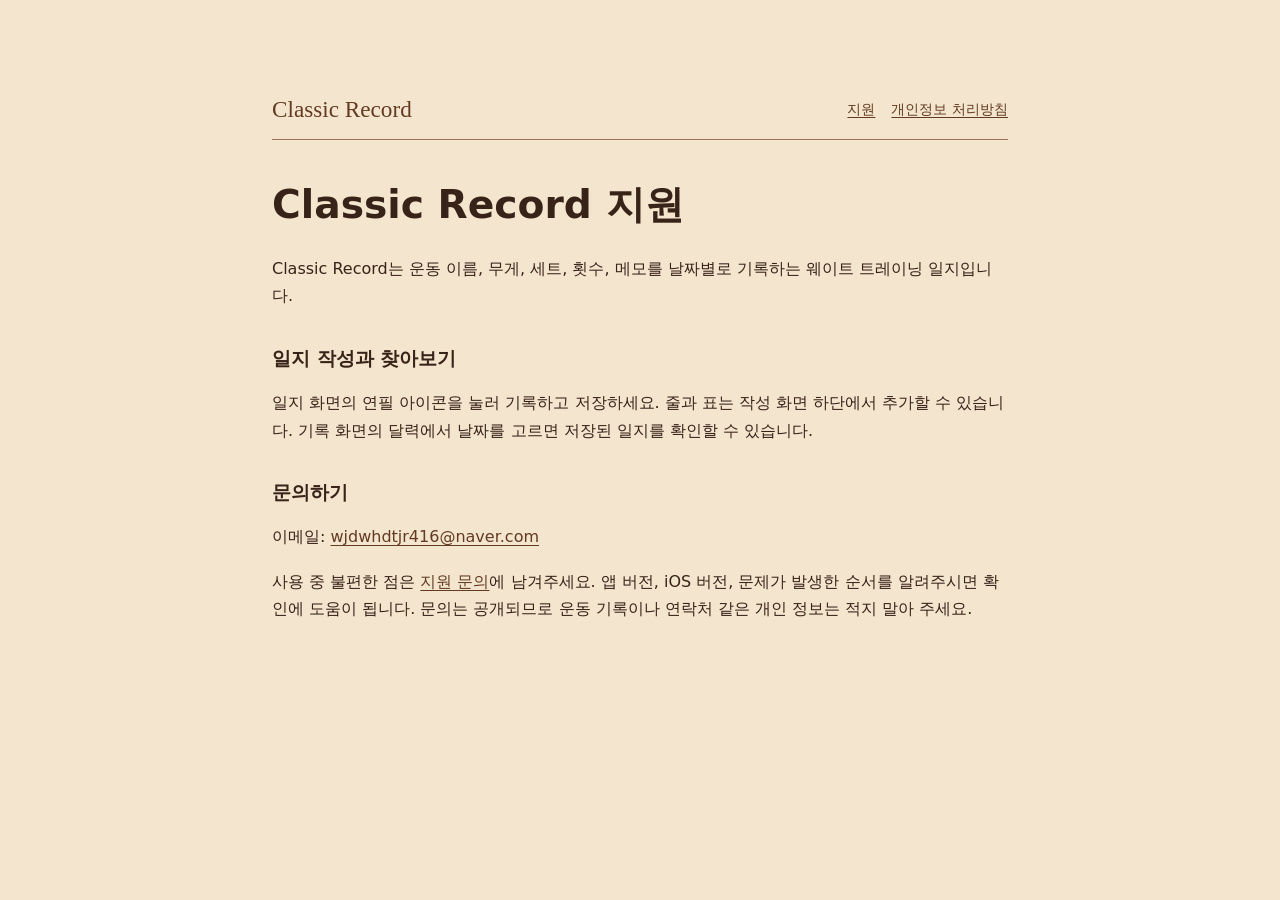
<file: index.html>
<!doctype html>
<html lang="ko"><head><meta charset="utf-8"><meta name="viewport" content="width=device-width, initial-scale=1">
<title>Classic Record 지원 | Classic Record</title><link rel="stylesheet" href="style.css"></head>
<body><main><header><a href="./">Classic Record</a><nav aria-label="페이지"><a href="./">지원</a><a href="privacy.html">개인정보 처리방침</a></nav></header>
<h1>Classic Record 지원</h1><p>Classic Record는 운동 이름, 무게, 세트, 횟수, 메모를 날짜별로 기록하는 웨이트 트레이닝 일지입니다.</p>
<h2>일지 작성과 찾아보기</h2><p>일지 화면의 연필 아이콘을 눌러 기록하고 저장하세요. 줄과 표는 작성 화면 하단에서 추가할 수 있습니다. 기록 화면의 달력에서 날짜를 고르면 저장된 일지를 확인할 수 있습니다.</p>
<h2>문의하기</h2><p>이메일: <a href="mailto:wjdwhdtjr416@naver.com">wjdwhdtjr416@naver.com</a></p><p>사용 중 불편한 점은 <a href="https://github.com/whdtjr416/classic-record-support/issues/new">지원 문의</a>에 남겨주세요. 앱 버전, iOS 버전, 문제가 발생한 순서를 알려주시면 확인에 도움이 됩니다. 문의는 공개되므로 운동 기록이나 연락처 같은 개인 정보는 적지 말아 주세요.</p></main></body></html>
</file>
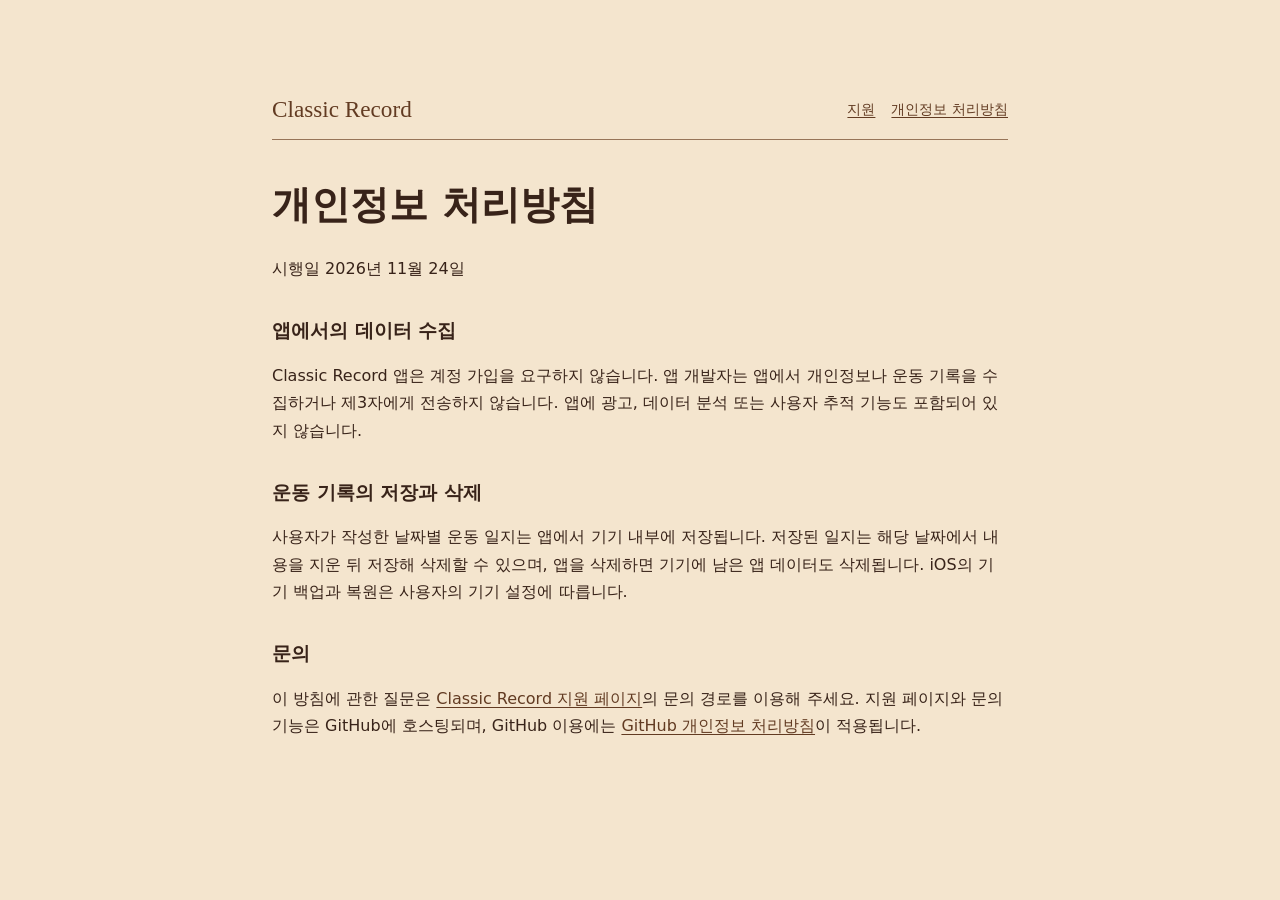
<file: privacy.html>
<!doctype html>
<html lang="ko"><head><meta charset="utf-8"><meta name="viewport" content="width=device-width, initial-scale=1">
<title>개인정보 처리방침 | Classic Record</title><link rel="stylesheet" href="style.css"></head>
<body><main><header><a href="./">Classic Record</a><nav aria-label="페이지"><a href="./">지원</a><a href="privacy.html">개인정보 처리방침</a></nav></header>
<h1>개인정보 처리방침</h1><p><time datetime="2026-11-24">시행일 2026년 11월 24일</time></p>
<h2>앱에서의 데이터 수집</h2><p>Classic Record 앱은 계정 가입을 요구하지 않습니다. 앱 개발자는 앱에서 개인정보나 운동 기록을 수집하거나 제3자에게 전송하지 않습니다. 앱에 광고, 데이터 분석 또는 사용자 추적 기능도 포함되어 있지 않습니다.</p>
<h2>운동 기록의 저장과 삭제</h2><p>사용자가 작성한 날짜별 운동 일지는 앱에서 기기 내부에 저장됩니다. 저장된 일지는 해당 날짜에서 내용을 지운 뒤 저장해 삭제할 수 있으며, 앱을 삭제하면 기기에 남은 앱 데이터도 삭제됩니다. iOS의 기기 백업과 복원은 사용자의 기기 설정에 따릅니다.</p>
<h2>문의</h2><p>이 방침에 관한 질문은 <a href="./">Classic Record 지원 페이지</a>의 문의 경로를 이용해 주세요. 지원 페이지와 문의 기능은 GitHub에 호스팅되며, GitHub 이용에는 <a href="https://docs.github.com/site-policy/privacy-policies/github-general-privacy-statement">GitHub 개인정보 처리방침</a>이 적용됩니다.</p></main></body></html>
</file>
<file: style.css>
*{box-sizing:border-box}body{margin:0;background:#f4e5ce;color:#382319;font-family:system-ui,-apple-system,sans-serif;line-height:1.7}main{width:min(46rem,calc(100% - 2.5rem));margin:clamp(2rem,8vw,6rem) auto}header{display:flex;flex-wrap:wrap;align-items:center;justify-content:space-between;gap:.75rem;border-bottom:1px solid #977458;padding-bottom:1rem}header>a{font:1.45rem Georgia,serif;text-decoration:none}nav{display:flex;gap:1rem;font-size:.9rem}h1{font-size:clamp(1.7rem,5vw,2.45rem);line-height:1.25;margin-top:2.5rem}h2{font-size:1.18rem;margin-top:2rem}a{color:#623b22;text-underline-offset:.2em}p{margin:.5rem 0 1.1rem}
</file>
